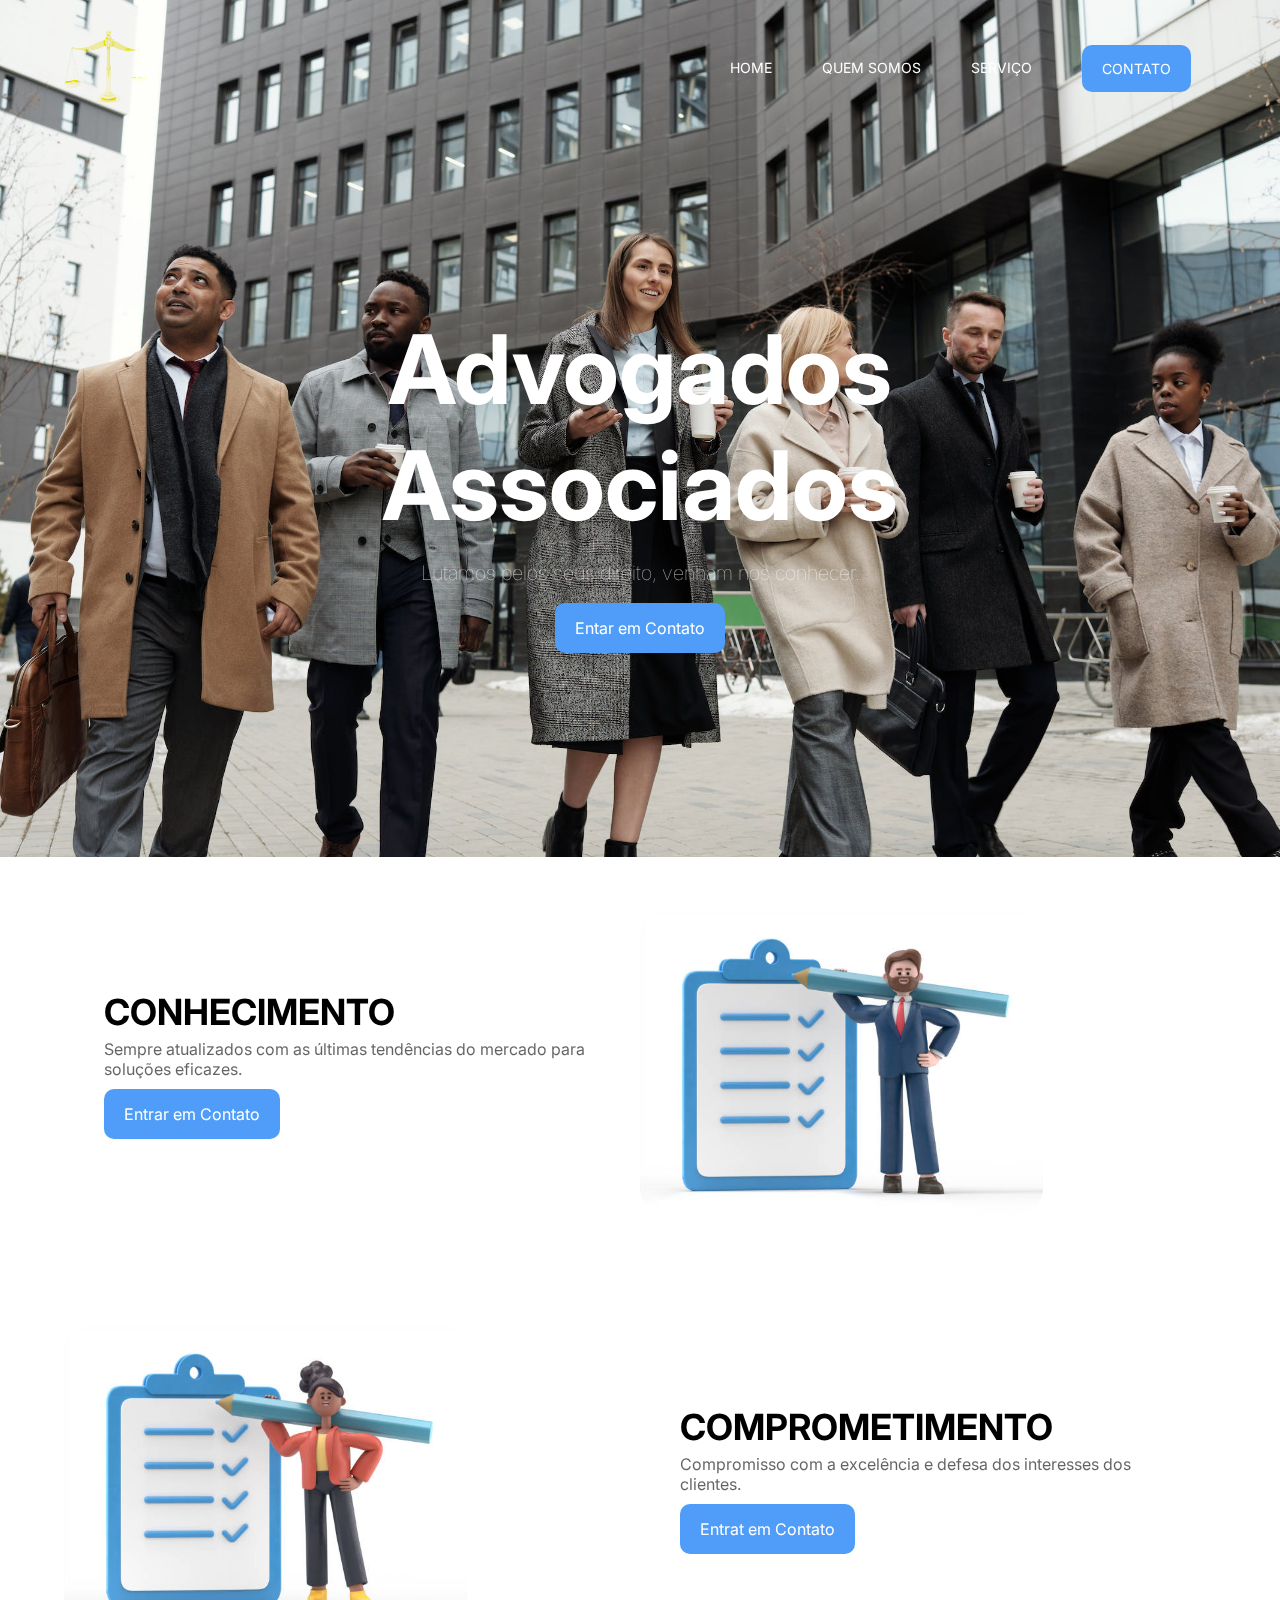
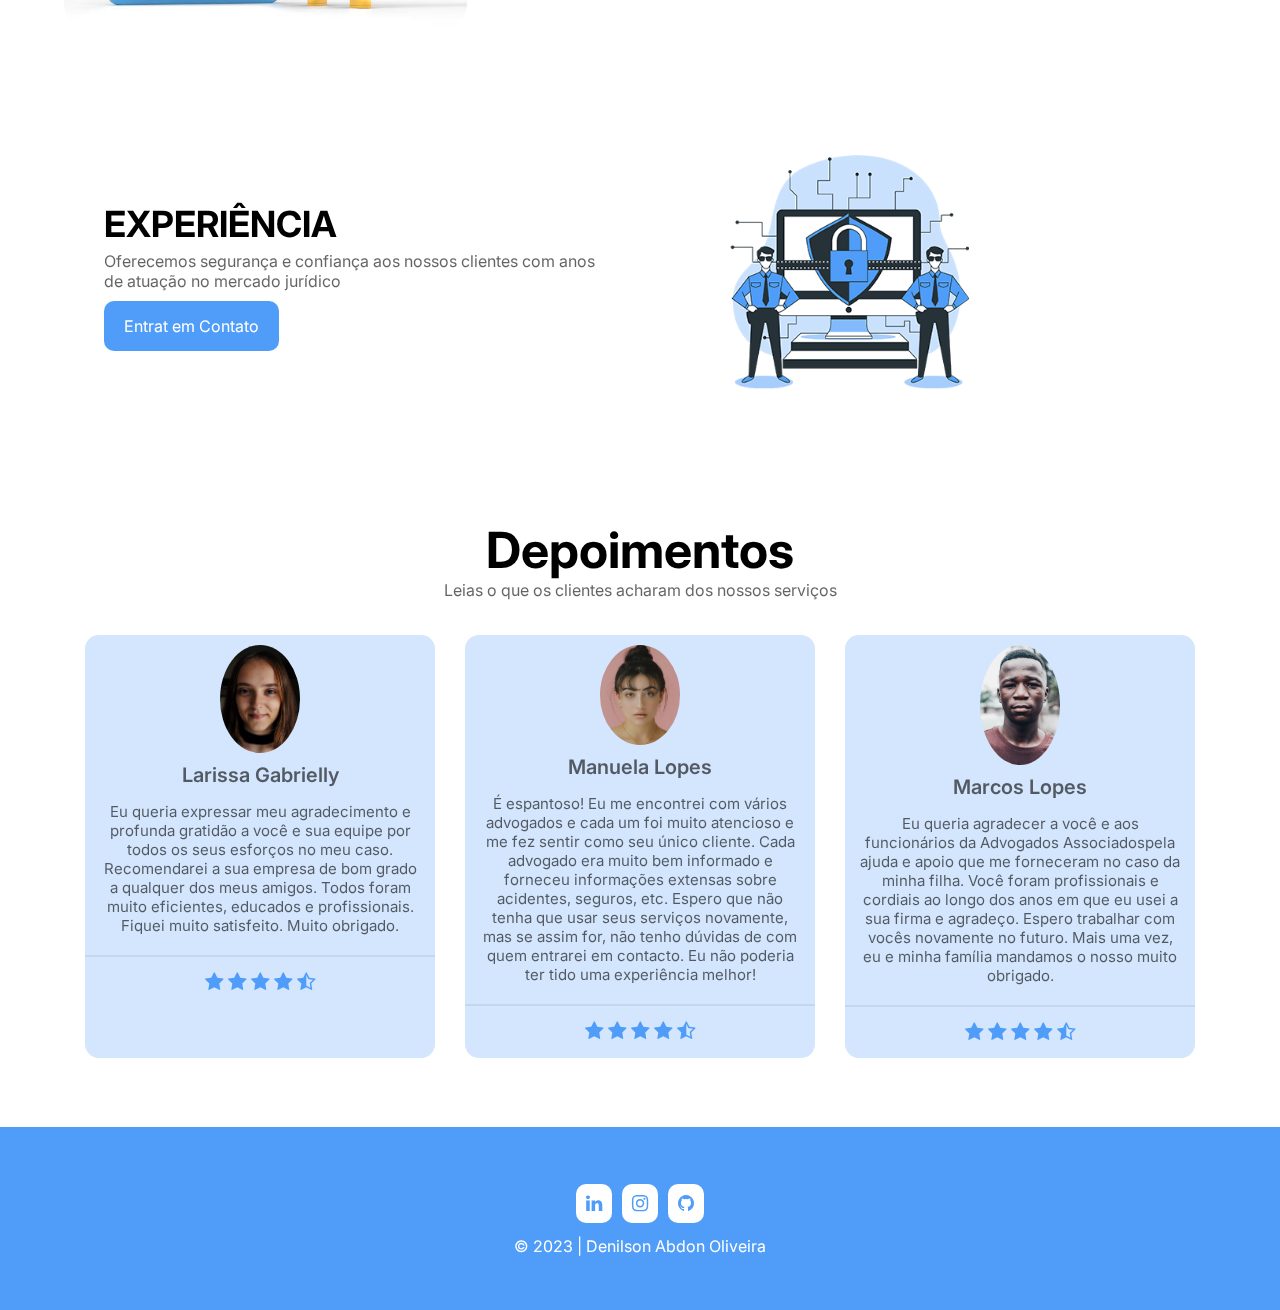
<file: index.html>
<!DOCTYPE html>
<html lang="pt-br">
<head>
    <meta charset="UTF-8">
    <meta http-equiv="X-UA-Compatible" content="IE=edge">
    <meta name="viewport" content="width=device-width, initial-scale=1.0">
    <!--font awesome-->
    <link rel="stylesheet" href="https://cdnjs.cloudflare.com/ajax/libs/font-awesome/4.7.0/css/font-awesome.css" integrity="sha512-5A8nwdMOWrSz20fDsjczgUidUBR8liPYU+WymTZP1lmY9G6Oc7HlZv156XqnsgNUzTyMefFTcsFH/tnJE/+xBg==" crossorigin="anonymous" referrerpolicy="no-referrer" />
    <!--end font awesome-->
    <link rel="stylesheet" href="./css/style.css">
    <title>Advogados</title>
</head>
<body>
    <header style="background-image: url('./img/home.jpeg');">
        <div class="container">
            <nav>
                <a class="logos" href="index.html">
                    <img class="logos" src="img/logo.webp" alt="Logo">
                </a>
                <ul class="ul">
                    <a href="index.html">Home</a>
                    <a href="sobre.html">Quem Somos</a>
                    <a href="servico.html">Serviço</a>
                    <a class="btn" href="contato.html">Contato</a>
                    <div class="close-icon" onclick="closeMenu()">
                        <i class="fa fa-times-circle-o" aria-hidden="true"></i>
                    </div>
                </ul>
                <div class="menu-icon" onclick="openMenu() ">
                    <i class="fa fa-bars"></i>
                </div>
            </nav>
            <section class="banner">
                <div class="banner-text">
                    <h1>Advogados Associados</h1>
                    <p>Lutamos pelos seus direito, venham nos conhecer.</p>
                    <a href="contato.html" class="btn animate-btn">Entar em Contato</a>
                </div>
            </section>
        </div>
    </header>
    <!--faca-mais-->
            <section class="faca-mais">
                <!--==container-->
                <div class="container">
                    <div class="faca-mais-text">
                        <h3>CONHECIMENTO</h3>
                        <p>Sempre atualizados com as últimas tendências do mercado para soluções eficazes.
                        </p>
                        <a href="contato.html" class="btn">Entrar em Contato</a>
                    </div>
                    <div class="faca-mais-img">
                        <img src="img//boneco1.jpg" alt="">
                    </div>
                </div>
                <!-- end container -->
            </section>
             <!--end-faca-mais-->
             <!--faca mais 2-->
             <section class="faca-mais">
                <!--==container-->
                <div class="container">
                    <div class="faca-mais-img">
                        <img src="img//boneco2.jpg" alt="">
                    </div>
                    <div class="faca-mais-text">
                        <h3>COMPROMETIMENTO</h3>
                        <p>Compromisso com a excelência e defesa dos interesses dos clientes.

                        </p>
                        <a href="contato.html" class="btn">Entrat em Contato</a>
                    </div>
                </div>
                <!-- end container -->
            </section>
             <!--end faca mais 2-->
             <!--faca-mais-->
            <section class="faca-mais">
                <!--==container-->
                <div class="container">
                    <div class="faca-mais-text">
                        <h3>EXPERIÊNCIA</h3>
                        <p>Oferecemos segurança e confiança aos  nossos clientes com anos de atuação no mercado jurídico
                        </p>
                        <a href="contato.html" class="btn">Entrat em Contato</a>
                    </div>
                    <div class="faca-mais-img">
                        <img src="img//security.png" alt="">
                    </div>
                </div>
                <!-- end container -->
            </section>
             <!--end-faca-mais-->
             <!--depoimentos-->
             <section class="depoimentos">
                <div class="container">
                    <h3>Depoimentos</h3>
                    <p>Leias o que os clientes acharam dos nossos serviços</p>
                    <div class="cards">
                        <!--item card 1-->
                        <div class="card-item">
                            <img src="img/me1.avif" alt="teste">
                            <p class="nome-user">Larissa Gabrielly</p>
                            <p class="depoimento-user">
                                Eu queria expressar meu agradecimento e profunda gratidão a você e sua equipe por todos os seus esforços no meu caso. Recomendarei a sua empresa de bom grado a qualquer dos meus amigos. Todos foram muito eficientes,
                                 educados e profissionais. Fiquei muito satisfeito. Muito obrigado.
                            </p>
                            <div class="estrelas">
                                <i class="fa fa-star" aria-hidden="true"></i>
                                <i class="fa fa-star" aria-hidden="true"></i>
                                <i class="fa fa-star" aria-hidden="true"></i>
                                <i class="fa fa-star" aria-hidden="true"></i>
                                <i class="fa fa-star-half-o" aria-hidden="true"></i>
                            </div>
                        </div>
                        <!--end card 1-->
                        <!--item card 2-->
                        <div class="card-item">
                            <img src="img/me2.avif" alt="teste">
                            <p class="nome-user">Manuela Lopes</p>
                            <p class="depoimento-user">
                                É espantoso! Eu me encontrei com vários advogados e cada um foi muito atencioso e me fez sentir como seu único cliente. Cada advogado era muito bem informado e forneceu informações extensas sobre acidentes, seguros, etc. Espero que não tenha que usar seus serviços novamente, mas se assim for, não tenho dúvidas de com quem entrarei em contacto. 
                                Eu não poderia ter tido uma experiência melhor!
                            </p>
                            <div class="estrelas">
                                <i class="fa fa-star" aria-hidden="true"></i>
                                <i class="fa fa-star" aria-hidden="true"></i>
                                <i class="fa fa-star" aria-hidden="true"></i>
                                <i class="fa fa-star" aria-hidden="true"></i>
                                <i class="fa fa-star-half-o" aria-hidden="true"></i>
                            </div>
                        </div>
                        <!--end card 2-->
                        <!--item card 3-->
                        <div class="card-item">
                            <img src="img/me3.avif" alt="teste">
                            <p class="nome-user">Marcos Lopes</p>
                            <p class="depoimento-user">
                                Eu queria agradecer a você e aos funcionários da Advogados Associadospela ajuda
                                 e apoio que me forneceram no caso da minha filha. Você foram profissionais 
                                 e cordiais ao longo dos anos em que eu usei a sua firma e agradeço. 
                                 Espero trabalhar com vocês novamente no futuro.
                                 Mais uma vez, eu e minha família mandamos o nosso muito obrigado.
                            </p>
                            <div class="estrelas">
                                <i class="fa fa-star" aria-hidden="true"></i>
                                <i class="fa fa-star" aria-hidden="true"></i>
                                <i class="fa fa-star" aria-hidden="true"></i>
                                <i class="fa fa-star" aria-hidden="true"></i>
                                <i class="fa fa-star-half-o" aria-hidden="true"></i>
                            </div>
                        </div>
                        <!--end card 3-->
                    </div>
                </div>

             </section>
             <!--end depoimentos-->
        
              
             <!--footer-->
            <footer class="footer">
                <div class="container">
                    <div>
                        <a href="https://www.linkedin.com/in/denilson-abdon-354b80186/"><i class="fa fa-linkedin"></i></a>
                        <a href="https://instagram.com/denilson_abdon?igshid=ZDc4ODBmNjlmNQ=="><i class="fa fa-instagram" aria-hidden="true"></i></a>
                        <a href="https://github.com/AbdonOliver"><i class="fa fa-github"></i></a>
                    </div>
                    <p>© 2023 | Denilson Abdon Oliveira</p>
                </div>
            </footer>
             <!--end footer-->
        <script src="js/main.js"></script>
</body>
</html>
</file>
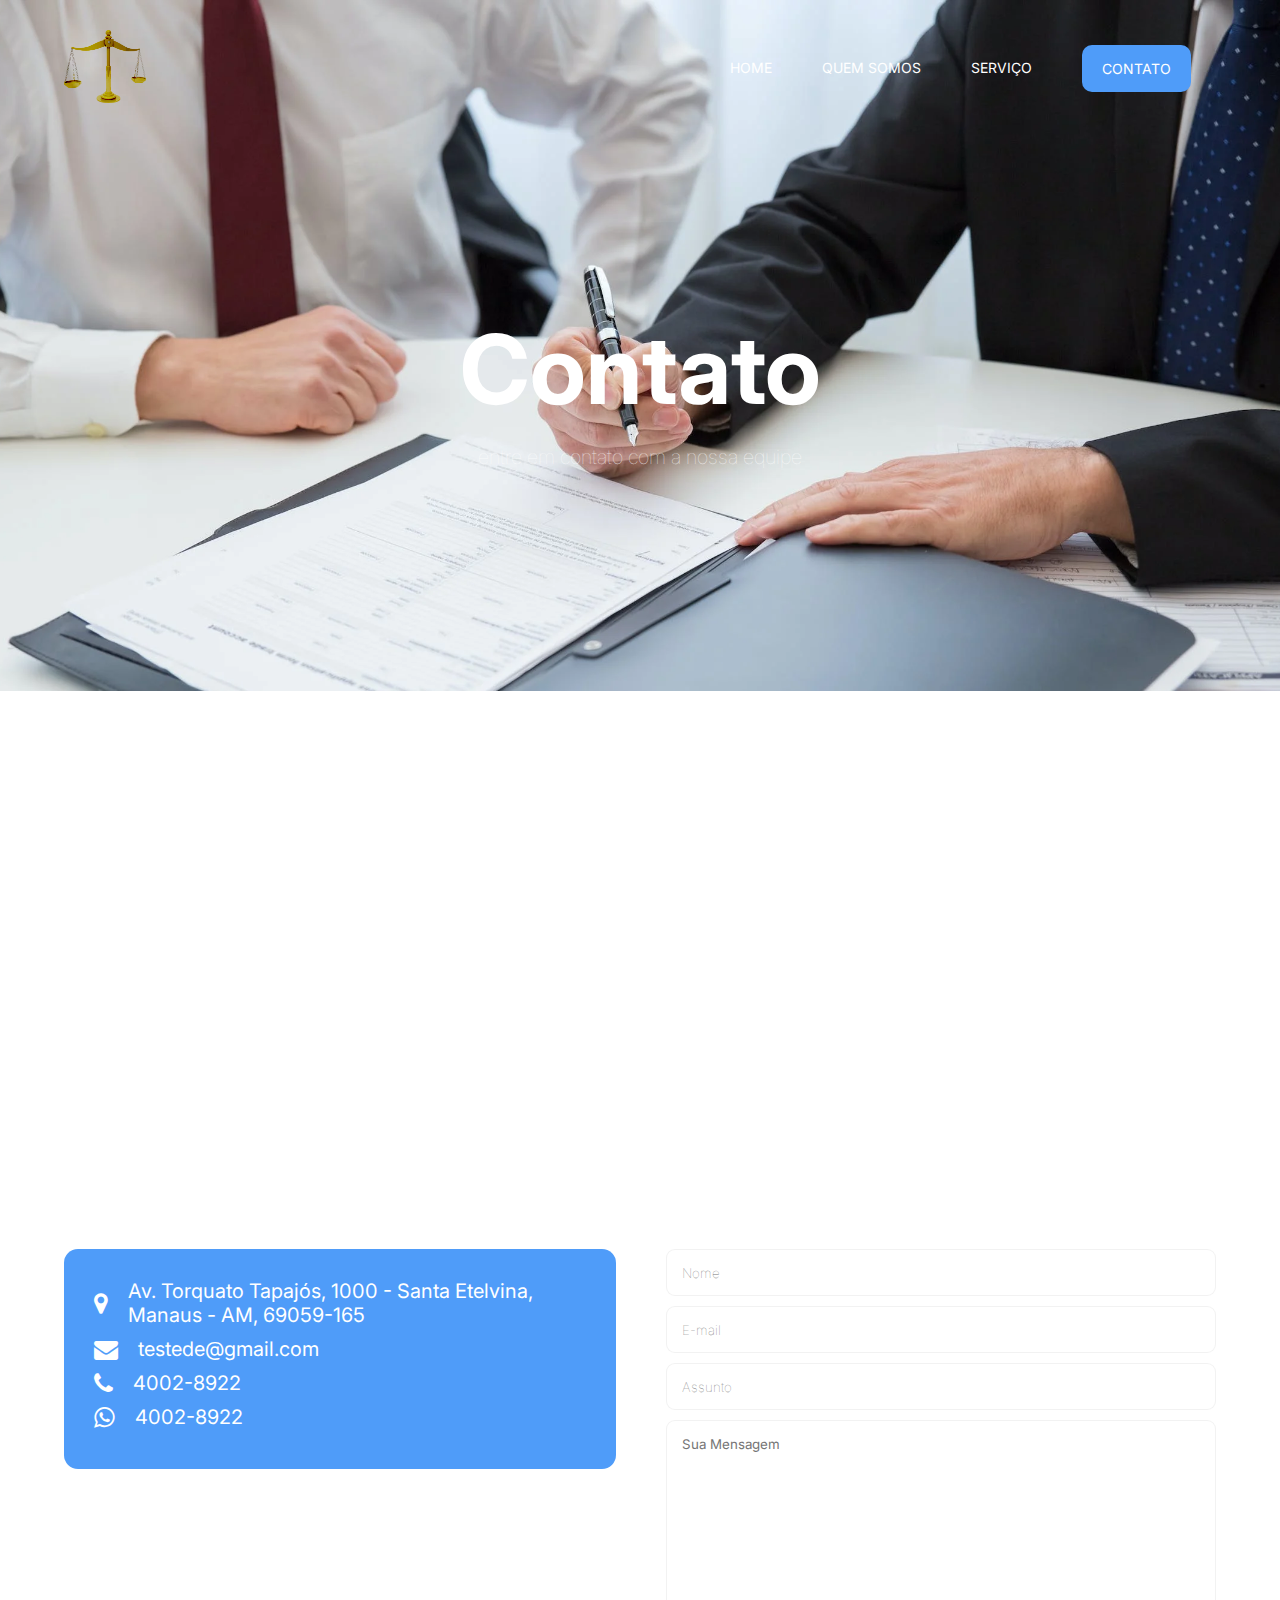
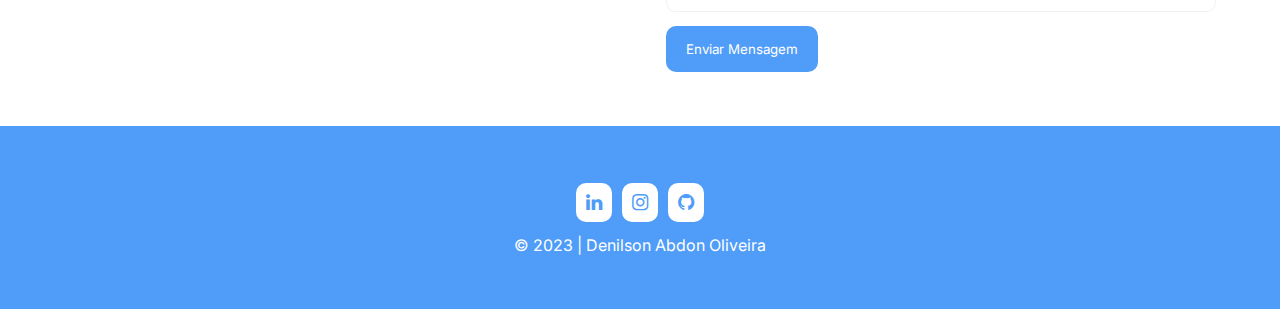
<file: contato.html>
<!DOCTYPE html>
<html lang="pt-br">
<head>
    <meta charset="UTF-8">
    <meta http-equiv="X-UA-Compatible" content="IE=edge">
    <meta name="viewport" content="width=device-width, initial-scale=1.0">
    <!--font awesome-->
    <link rel="stylesheet" href="https://cdnjs.cloudflare.com/ajax/libs/font-awesome/4.7.0/css/font-awesome.css" integrity="sha512-5A8nwdMOWrSz20fDsjczgUidUBR8liPYU+WymTZP1lmY9G6Oc7HlZv156XqnsgNUzTyMefFTcsFH/tnJE/+xBg==" crossorigin="anonymous" referrerpolicy="no-referrer" />
    <!--end font awesome-->
    <link rel="stylesheet" href="./css/style.css">
    <title>Contatos</title>
</head>
<body>
    <header style="background-image: url('./img/contacto.webp');">
        <div class="container">
            <nav>
                <a class="logos" href="index.html">
                    <img class="logos" src="img/logo.webp" alt="Logo">
                </a>
                <ul class="ul">
                    <a href="index.html">Home</a>
                    <a href="sobre.html">Quem Somos</a>
                    <a href="servico.html">Serviço</a>
                    <a class="btn" href="contato.html">Contato</a>
                    <div class="close-icon" onclick="closeMenu()">
                        <i class="fa fa-times-circle-o" aria-hidden="true"></i>
                    </div>
                </ul>
                <div class="menu-icon" onclick="openMenu() ">
                    <i class="fa fa-bars"></i>
                </div>
            </nav>
            <section class="banner">
                <div class="banner-text">
                    <h1>Contato</h1>
                    <p>entre em contato com a nossa equipe</p>
                </div>
            </section>
        </div>
    </header>
    <section class="contacto">
        <div class="container">
            <div class="mapa">
                <iframe src="https://www.google.com/maps/embed?pb=!1m18!1m12!1m3!1d3984.4258837039743!2d-60.0218460396108!3d-2.97921963719554!2m3!1f0!2f0!3f0!3m2!1i1024!2i768!4f13.1!3m3!1m2!1s0x926c182261e7ebc9%3A0xa74c2d6984d91d15!2sPosto%20BR!5e0!3m2!1spt-BR!2sbr!4v1684542489343!5m2!1spt-BR!2sbr" width="100%" height="450px" style="border:0;" allowfullscreen="" loading="lazy" referrerpolicy="no-referrer-when-downgrade"></iframe>
            </div>
            <div class="contacto-info">
                <div class="left-side">
                    <div>
                        <i class="fa fa-map-marker"></i>
                        <p>Av. Torquato Tapajós, 1000 - Santa Etelvina, Manaus - AM, 69059-165</p>
                    </div>
                    <div>
                        <i class="fa fa-envelope"></i>
                        <p>testede@gmail.com</p>
                    </div>
                    <div>
                        <i class="fa fa-phone"></i>
                        <p>4002-8922</p>
                    </div>
                    <div>
                        <i class="fa fa-whatsapp"></i>
                        <p>4002-8922</p>
                    </div>
                </div>
                <div class="right-side">
                    <form action="">
                        <input type="text" placeholder="Nome" required>
                        <input type="email" placeholder="E-mail" required>
                        <input type="text" placeholder="Assunto" required>
                        <textarea cols="30" rows="10" placeholder="Sua Mensagem"></textarea>
                        <button class="btn">Enviar Mensagem</button>
                    </form>
                </div>
            </div>
        </div>
    </section>
 
                 <!--footer-->
                 <footer class="footer">
                    <div class="container">
                        <div>
                            <a href="https://www.linkedin.com/in/denilson-abdon-354b80186/"><i class="fa fa-linkedin"></i></a>
                            <a href="https://instagram.com/denilson_abdon?igshid=ZDc4ODBmNjlmNQ=="><i class="fa fa-instagram" aria-hidden="true"></i></a>
                            <a href="https://github.com/AbdonOliver"><i class="fa fa-github"></i></a>
                        </div>
                        <p>© 2023 | Denilson Abdon Oliveira</p>
                    </div>
                </footer>
                 <!--end footer-->
        <script src="js/main.js"></script>
</body>
</html>
</file>
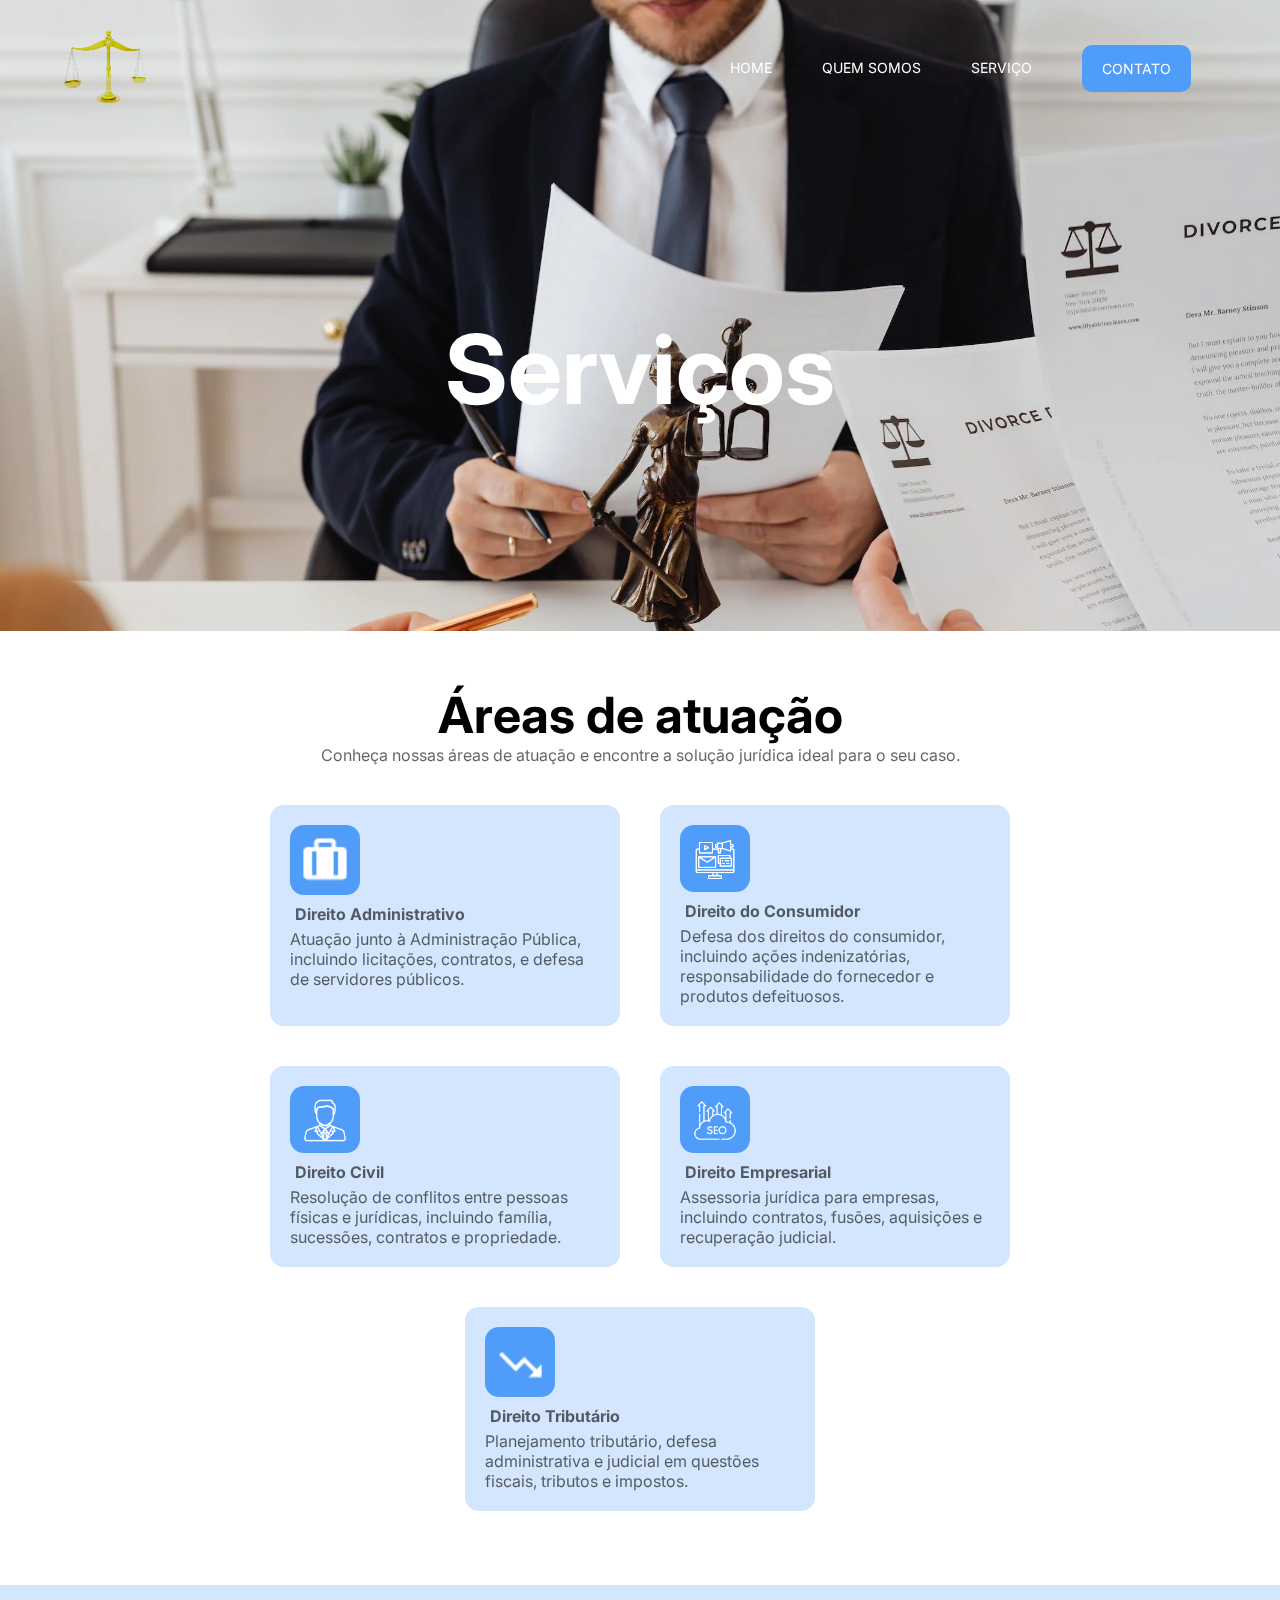
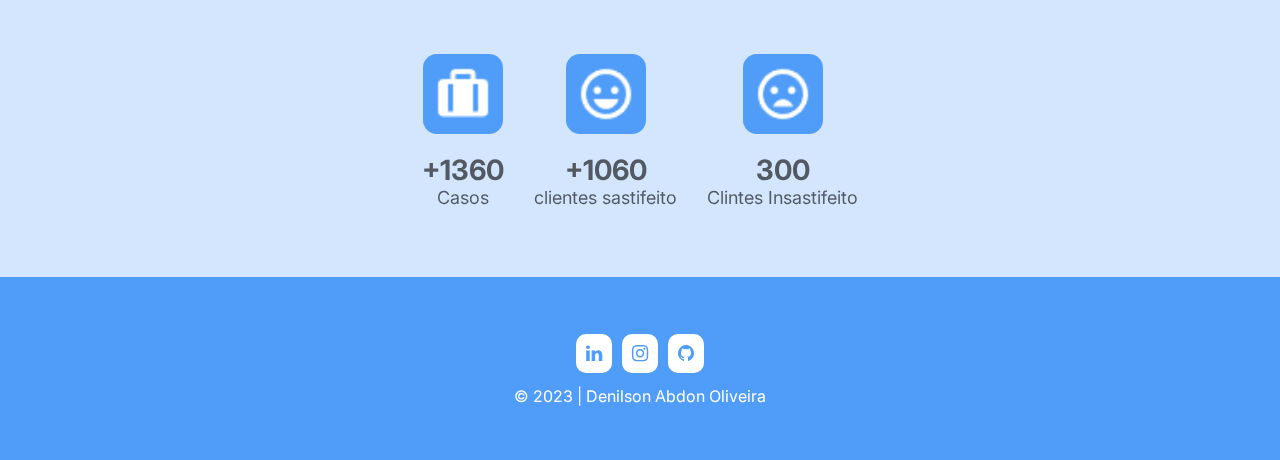
<file: servico.html>
<!DOCTYPE html>
<html lang="pt-br">
<head>
    <meta charset="UTF-8">
    <meta http-equiv="X-UA-Compatible" content="IE=edge">
    <meta name="viewport" content="width=device-width, initial-scale=1.0">
    <!--font awesome-->
    <link rel="stylesheet" href="https://cdnjs.cloudflare.com/ajax/libs/font-awesome/4.7.0/css/font-awesome.css" integrity="sha512-5A8nwdMOWrSz20fDsjczgUidUBR8liPYU+WymTZP1lmY9G6Oc7HlZv156XqnsgNUzTyMefFTcsFH/tnJE/+xBg==" crossorigin="anonymous" referrerpolicy="no-referrer" />
    <!--end font awesome-->
    <link rel="stylesheet" href="./css/style.css">
    <title>Serviços</title>
</head>
<body>
    <header style="background-image: url('./img/servicos.webp');">
        <div class="container">
            <nav>
                <a class="logos" href="index.html">
                    <img class="logos" src="img/logo.webp" alt="Logo">
                </a>
                <ul class="ul">
                    <a href="index.html">Home</a>
                    <a href="sobre.html">Quem Somos</a>
                    <a href="servico.html">Serviço</a>
                    <a class="btn" href="contato.html">Contato</a>
                    <div class="close-icon" onclick="closeMenu()">
                        <i class="fa fa-times-circle-o" aria-hidden="true"></i>
                    </div>
                </ul>
                <div class="menu-icon" onclick="openMenu() ">
                    <i class="fa fa-bars"></i>
                </div>
            </nav>
            <section class="banner">
                <div class="banner-text">
                    <h1>Serviços</h1>
                    
                </div>
            </section>
        </div>
    </header>
 <!--serviços-->
 <section class="servicos">
    <div class="container">
        <h3>Áreas de atuação</h3>
        <p>Conheça nossas áreas de atuação e encontre a solução jurídica ideal para o seu caso.</p>
        <!--row cards-->
        <div class="rows-cards">
            <!--row card item 1-->
            <div class="row-card-item">
                <img src="img/briefcase-alt-solid-24.png" alt="">
                <p class="nome-servicos"><strong>Direito Administrativo</strong></p>
                <p class="descricao-servicos">
                    Atuação junto à Administração Pública, incluindo licitações, contratos, e defesa de servidores públicos.
                </p>
            </div>
            <!--end row card item 1-->
            <!--row card item 2-->
            <div class="row-card-item">
                <img src="img/digital-marketing.png" alt="">
                <p class="nome-servicos"><strong>Direito do Consumidor</strong></p>
                <p class="descricao-servicos">
                    Defesa dos direitos do consumidor, incluindo ações indenizatórias,
                     responsabilidade do fornecedor e produtos defeituosos.
                </p>
            </div>
            <!--end row card item 2-->
             <!--row card item 3-->
             <div class="row-card-item">
                <img src="img/manager.png" alt="">
                <p class="nome-servicos"><strong>Direito Civil</strong></p>
                <p class="descricao-servicos">
                    Resolução de conflitos entre pessoas físicas e jurídicas, incluindo família, sucessões, contratos e propriedade.
                </p>
            </div>
            <!--end row card item 3-->
            <!--row card item 4-->
            <div class="row-card-item">
                <img src="img/seo.png" alt="">
                <p class="nome-servicos"><strong>Direito Empresarial</strong></p>
                <p class="descricao-servicos">
                    Assessoria jurídica para empresas, incluindo contratos, fusões, aquisições e recuperação judicial.
                </p>
            </div>
            <!--end row card item 4-->
            <!--row card item 5-->
            <div class="row-card-item">
                <img src="img/trending-down-regular-24.png" alt="">
                <p class="nome-servicos"><strong>Direito Tributário</strong></p>
                <p class="descricao-servicos">
                    Planejamento tributário, defesa administrativa e judicial em questões fiscais, tributos e impostos.
                </p>
            </div>
            <!--end row card item 5-->
        </div>
        <!--end row cards-->
    </div>
 </section>
 <!--end serviços-->
 <section class="dados">
    <div class="container">
        <!--dados item-->
        <div class="dados-item">
            <img src="img/briefcase-alt-solid-24.png" alt="">
            <p>
                <strong>+1360</strong> <br>
                Casos   
            </p>
        </div>
        <!--end dados item-->
         <!--dados item-->
         <div class="dados-item">
            <img src="img/happy-regular-24.png" alt="">
            <p>
                <strong>+1060</strong> <br>
                clientes sastifeito
            </p>
        </div>
        <!--end dados item-->
         <!--dados item-->
         <div class="dados-item">
            <img src="img/sad-regular-24.png" alt="">
            <p>
                <strong>300</strong> <br>
               Clintes Insastifeito
        </div>
        <!--end dados item-->
    
    </div>
 </section>
                  <!--footer-->
            <footer class="footer">
                <div class="container">
                    <div>
                        <a href="https://www.linkedin.com/in/denilson-abdon-354b80186/"><i class="fa fa-linkedin"></i></a>
                        <a href="https://instagram.com/denilson_abdon?igshid=ZDc4ODBmNjlmNQ=="><i class="fa fa-instagram" aria-hidden="true"></i></a>
                        <a href="https://github.com/AbdonOliver"><i class="fa fa-github"></i></a>
                    </div>
                    <p>© 2023 | Denilson Abdon Oliveira</p>
                </div>
            </footer>
             <!--end footer-->
        <script src="js/main.js"></script>
</body>
</html>
</file>
<file: css/style.css>
@import url('https://fonts.googleapis.com/css2?family=Inter:wght@300;400;500;600&display=swap');


*{
    margin: 0; 
    padding: 0;
    box-sizing: border-box;
    text-decoration: none;
    outline: none;
    font-family: 'Inter', sans-serif;
    
}
body {
    background-color: white;
}
section,
footer {
    padding: 54px 0;
}
h3{
    font-size: 50px;
}
p{
    color: #0000009c;
}
.container{
    max-width: 1400px;
    margin: 0 auto;
    padding: 0 5%;
   
}
.btn{
    background-color: #4f9cf9;
    color: white;
    padding: 15px 20px;
    border-radius: 10px;
    cursor: pointer;
    display: inline-block;
    transition: 0.1s;
}
.btn.animate-btn{
    animation: animate-outline 1s ease-out infinite;
}
.btn:hover{
    background-color: #3580db;
}
@keyframes animate-outline {
    from{
        outline: 0px solid #4f9bf98a;
    }
    to{
        outline: 15px solid #4f9bf900;
    }
}

header{
    background-position: center;
    background-size: cover;
    background-attachment: fixed;
    
}
nav{
    display: flex;
    align-items: center;
    justify-content: space-between;
    padding-top:  30px;
}
nav .logos {
    width: 26.66%;
    object-fit: contain;
    mix-blend-mode: color-burn;
}
nav ul {
    display: flex;
    align-items: center;
}
nav ul a{
    color: white;
    margin:  0 25px;
    text-transform: uppercase;
    font-size: 14px;
    display: block;
}
nav ul a:not(.btn):after{
    content: "";
    background-color: #4f9cf9;
    height:  3px;
    width: 0%;
    display: block;
    margin: auto;
    transition: 0.3s;
}
nav ul a:hover::after{
    width: 100%;
}
/* menu mobile*/
nav .menu-icon{
    cursor: pointer;
    font-size: 25px;
    color: white;
    display: none;
}
nav .close-icon{
    display: none;
    font-size: 30px;
    color: white;
}
.banner{
    display: flex;
    justify-content: center;
}
.banner .banner-text{
    margin: 150px;
    text-align: center;
    padding: 0 90px;
}
.banner .banner-text h1{
    font-size: 96px;
    color: white;
}
.banner .banner-text p{
    font-size: 20px;
    color: #ffffffb7;
    font-weight: lighter;
    margin: 18px 0;
}

/*faca mais*/
.faca-mais .container{
    display: flex;
    align-items: center;
}
.faca-mais .faca-mais-text{
    width: 50%;
    padding:  0 40px;
}
.faca-mais .faca-mais-text h1{
    font-size: 16px;
    justify-content: center;
    color: #000000ac;
}
.faca-mais .faca-mais-text h2{
    font-size: 56px;
    justify-content: center;
    color: #4f9cf9;
}
.faca-mais .faca-mais-text h3{
    font-size: 36px;
}
.faca-mais .faca-mais-text p{
    margin: 5px 0 10px 0;
}
.faca-mais .faca-mais-img{
    width: 50%;
    
}
.faca-mais .faca-mais-img img{
    width: 70%;
    border-radius: 25px;
}

.depoimentos h3{
    text-align: center;
}
.depoimentos p{
    margin-bottom: 20px;
    text-align: center;
}
.cards{
    display: flex;
    justify-content: center;
    flex-wrap: wrap;
}
.depoimentos .card-item{
    background-color: #d3e6fd;
    margin: 15px;
    border-radius: 14px;
    text-align: center;
    width: 350px;
    transition: 0.3s;
}
.depoimentos .card-item img{
    border-radius: 100%;
    width: 80px;
    display: block;
    margin: 10px auto;
}
.depoimentos .card-item .nome-user{
    font-weight: 600;
    font-size: 20px;
    margin-bottom: 15px;
    transition: 0.3s;
}
.depoimentos .card-item .depoimento-user{
    font-size: 15px;
    padding: 0 15px;
    transition: 0.3s;
}
.depoimentos .card-item .estrelas{
    margin:  15px 0;
    border-top: 2px solid #71767a23;
}
.depoimentos .card-item .estrelas i{
    color: #4f9cf9;
    margin-top: 15px;
    font-size: 20px;
    transition: 0.3s;
}
.depoimentos .card-item:hover{
    background-color: #4f9cf9;
    margin-top:  -5px;
}
.depoimentos .card-item:hover .nome-user,
.depoimentos .card-item:hover .depoimento-user,
.depoimentos .card-item:hover .estrelas i {
    color: white;
}
/*clientes*/
.clientes h3,
.clientes p{
    text-align: center;
}
.clientes .container div{
    display: flex;
    align-items: center;
    justify-content: space-around;
    flex-wrap: wrap;
}
/*footer*/
.footer{
    background-color: #4f9cf9;
    text-align: center;
}
.footer i{
    color: #4f9cf9;
    font-size: 19px;
    background-color: white;
    padding: 10px;
    margin: 3px;
    border-radius: 10px;
}
.footer p{
    margin-top: 10px;
    color: white;
}
/*pagina sobre*/
.sobre .container{
    display: flex;
    align-items: center;
    justify-content: space-between;
}
.sobre .sobre-text{
    width: 50%;
    padding-right: 40px;
}
.sobre .sobre-text p{
    margin: 18px 0;
    color: #000000ac;
}
.sobre .sobre-img {
    width: 50%;
}
.sobre .sobre-img img{
    width: 100%;
    border-radius: 10px;
}
/*end pagina sobre*/
/*pagina de serviços*/
.servicos h3{
    text-align: center;
}
.servicos .container > p{
    text-align: center;
}
.servicos .rows-cards{
    display: flex;
    justify-content: center;
    margin-top: 20px;
    flex-wrap: wrap;
}
.servicos .row-card-item{
    background-color: #d3e6fd;
    width: 350px;
    padding: 20px;
    border-radius:  14px;
    margin: 20px;
    transition: 0.3s;
}
.servicos .row-card-item:hover{
    background-color: #4f9cf9;
}
.servicos .row-card-item:hover p{
    color: white;
    
}
.servicos .row-card-item img{
    background-color: #4f9cf9;
    border-radius: 14px;
    width: 70px;
    padding: 9px;
}
.servicos .row-card-item p.nome-servicos{
    margin: 5px;
    transition: 0.3S;
}
.servicos .row-card-item p.descricao-servicos{
    transition: 0.3s;
}
/*end pagina de serviços*/
/*dados item*/
.dados{
    background: #d3e6fd;
}
.dados .container{
    display: flex;
    justify-content: center;
    flex-wrap: wrap;
}
.dados .dados-item{
    text-align: center;
    margin: 15px;
    color: #000000be;
}
.dados .dados-item img{
    background-color: #4f9cf9;
    border-radius: 14px;
    padding: 10px;
    margin-bottom: 15px;
    width: 80px;
}
.dados .dados-item p{
    font-size: 18px;
}
.dados .dados-item p strong{
    font-size: 28px;
}
/*end dados item*/
/*pagina de contacto*/
.contacto-info{
    display: flex;
    justify-content: space-between;
    margin-top: 50px;
}
.contacto-info .left-side{
    width: 50%;
    padding: 30px;
    background-color: #4f9cf9;
    border-radius: 14px;
    margin-right: 50px;
    height: fit-content;
}
.contacto-info .left-side div{
    display: flex;
    align-items: center;
    margin-bottom: 10px;
}
.contacto-info .left-side div i{
    font-size: 24px;
    margin-right: 20px;
    color: white;
}
.contacto-info .left-side p{
    font-size: 20px;
    color: white;
}
.contacto-info .right-side{
    width: 50%;
}
.contacto-info .right-side input{
    display: block;
    width: 100%;
    margin-bottom: 10px;
    height: 47px;
    padding: 15px;
    border-radius: 9px;
    transition: 0.3s;
    border: 1px solid #f1f1f1f1;
    color: #21212121;
    font-weight: lighter;
}
.contacto-info .right-side input:focus,
.contacto-info .right-side textarea:focus{
    border-color: #4f9cf9;
}
.contacto-info .right-side textarea{
    border: 1px solid #f1f1f1f1;
    color: #21212121;
    border-radius: 9px;
    margin-bottom: 10px;
    padding: 15px;
    width: 100%;
    transition: 0.3s;
    resize: none;
}
.contacto-info .right-side button{
    border: none;

}
/*end pagina de contacto*/
@media(max-width: 830px){
    /*menu mobile*/
    .ul{
        position: fixed;
        top: 0;
        left: 0;
        background: #184b88;
        width: 100%;
        height: 100%;
        flex-direction: column;
        align-items: center;
        justify-content: center;
        clip-path: circle(0% at 100% 0);
        transition: 0.7s;
    }
    .ul.open{
        clip-path: circle(141.4% at 100% 0);
    }
    .ul a{
        margin: 10px 0;
        font-size: 16px;
    }
    nav .menu-icon{
        display: block;
    }
    nav .close-icon{
        display: block;
        position: absolute;
        top: 46px;
        right: 28px;
    }
    /* pagina home responsivo*/
    .faca-mais .faca-mais-text{
        margin-top: 10px;
        padding: 0 20px;
        order: 1;
    }
    .faca-mais .container{
        flex-direction: column;
    }
    .faca-mais .faca-mais-text h3{
        font-size: 48px;
    }
    .faca-mais .faca-mais-text,
    .faca-mais .faca-mais-img{
        width: 100%;
    }
    /*banner responsivo*/
    .banner .banner-text{
        padding: 0;
        margin: 80px;
    }
    .banner .banner-text h1{
        font-size: 80px;
    }
    .banner .banner-text p{
        font-size: 15px;
    }
    .depoimentos .card-item{
        width: 100%;
    }
    /*pagina sobre responsivo*/
    .sobre .container{
        flex-direction: column-reverse;
    }
    .sobre .sobre-img,
    .sobre .sobre-text{
        width: 100%;
    }
    .sobre .banner-text{
        margin-top: 40px;
    }
    /*pagina contato responsivo*/
    .contacto .contacto-info{
        flex-direction: column-reverse;
    }
    .contacto-info .right-side,
    .contacto-info .left-side{
       width: 100%;
    }
    .contacto-info .right-side{
        margin-bottom: 30px;
    }
    @media (max-width:500px) {
        .banner .banner-text h1{
            font-size: 50px;
        }
        .faca-mais .faca-mais-text h3{
            font-size: 40px;
        }
    }
}
</file>
